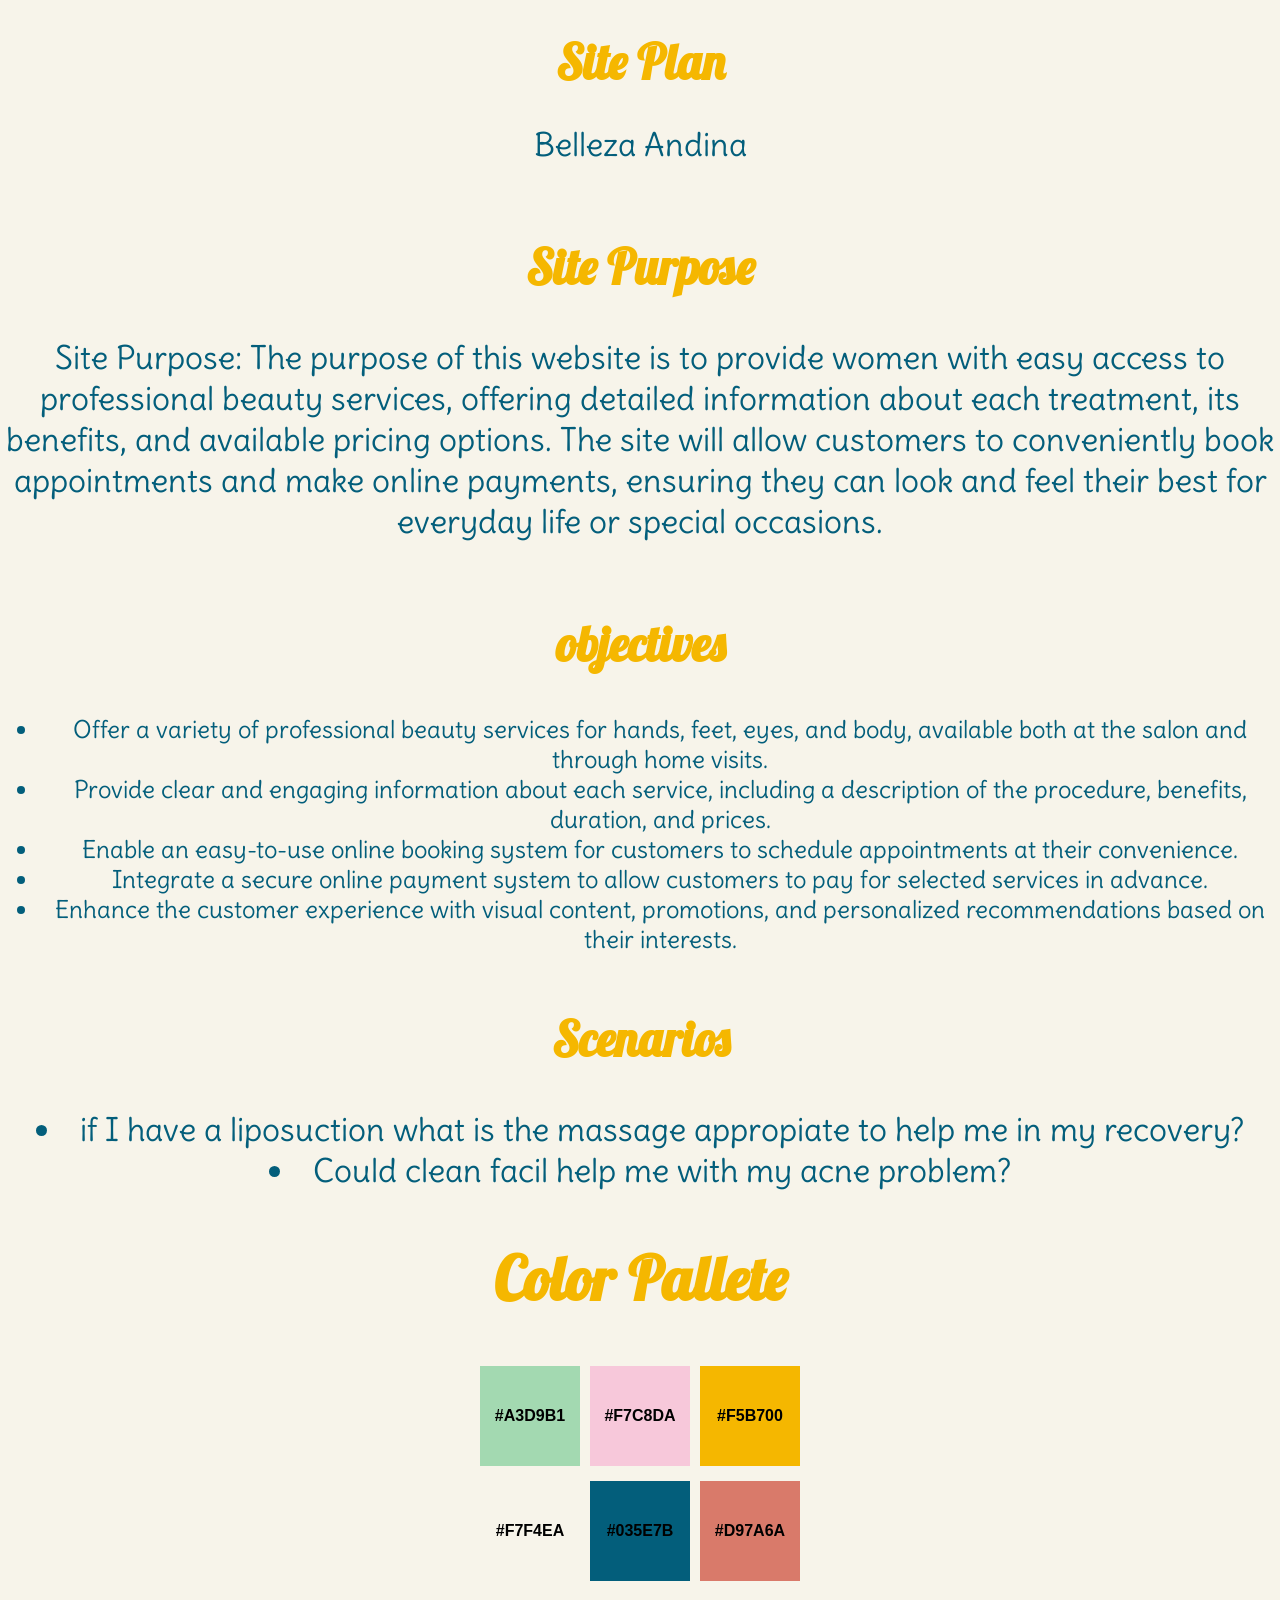
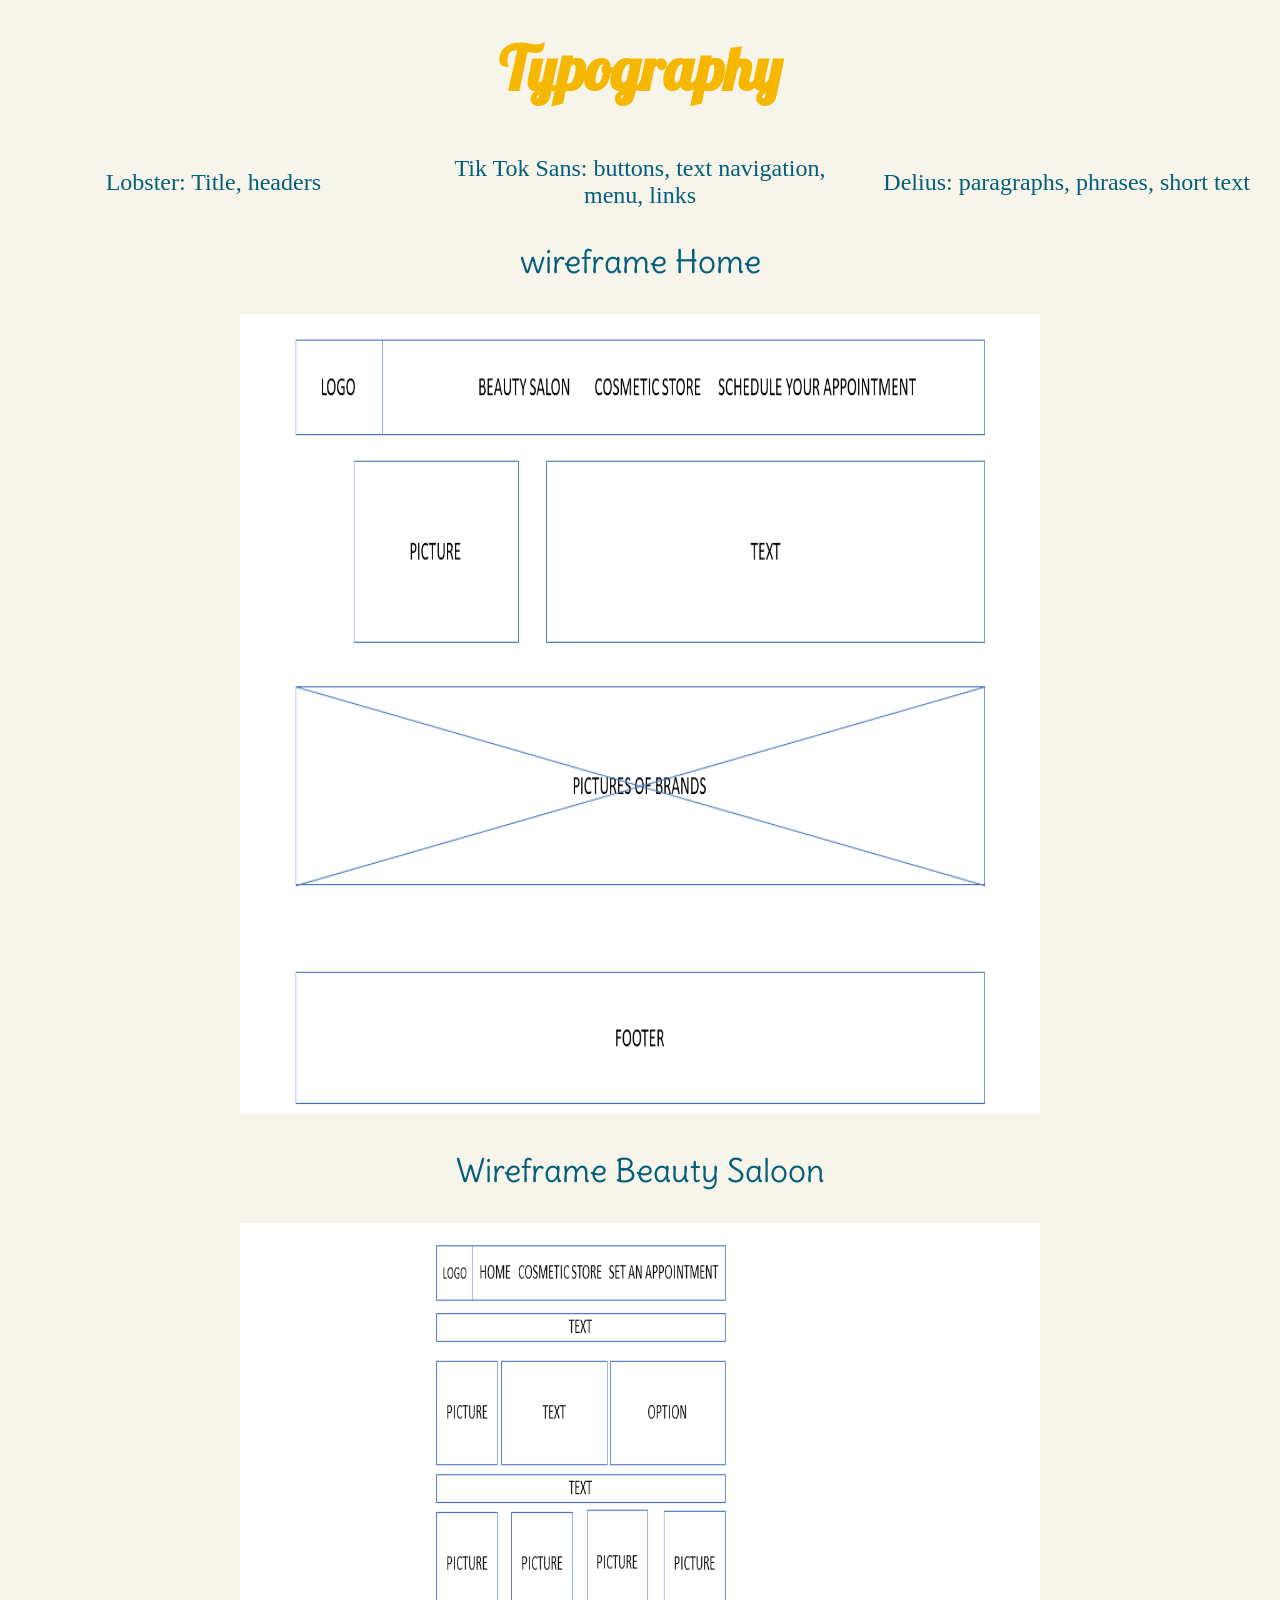
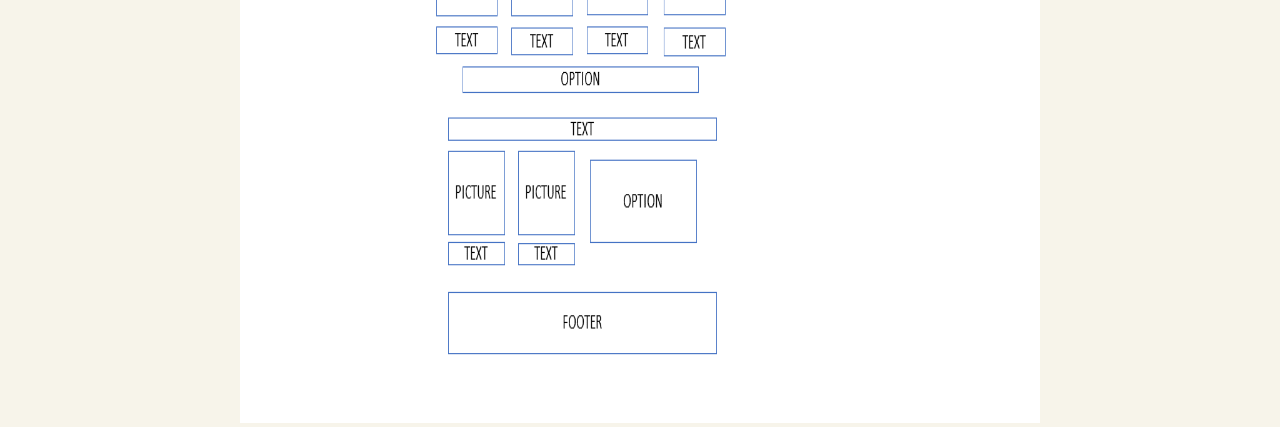
<file: project/siteplan.html>
<!DOCTYPE html>
<html lang="en">
<head>
    <meta charset="UTF-8">
    <meta name="viewport" content="width=device-width, initial-scale=1.0">
    <title>Belleza Andina - Site Plan</title>
    <link rel="stylesheet" href="siteplan.css">
    <link rel="preconnect" href="https://fonts.googleapis.com">
    <link rel="preconnect" href="https://fonts.gstatic.com" crossorigin>
    <link href="https://fonts.googleapis.com/css2?family=Delius&family=Lobster&family=TikTok+Sans:opsz,wght@12..36,300..900&display=swap" rel="stylesheet">
</head>
<body>
    <header>
        <h1>Site Plan</h1>
        <p>Belleza Andina</p>
    </header>

    
    <section id="sitePurpose">
        <h2>Site Purpose</h2>
        <p>Site Purpose: The purpose of this website is to provide women with easy access to professional beauty services, offering detailed information
           about each treatment, its benefits, and available pricing options. The site will allow customers to conveniently book appointments and make 
           online payments, ensuring they can look and feel their best for everyday life or special occasions.</p>
    </section>

    <section id="objectives">
        <h2>objectives</h2>
        <ul>
            <li> Offer a variety of professional beauty services for hands, feet, eyes, and body, available both at the salon and through home visits.</li>
            <li> Provide clear and engaging information about each service, including a description of the procedure, benefits, duration, and prices.</li>
            <li> Enable an easy-to-use online booking system for customers to schedule appointments at their convenience.</li>
            <li> Integrate a secure online payment system to allow customers to pay for selected services in advance.</li>
            <li> Enhance the customer experience with visual content, promotions, and personalized recommendations based on their interests.</li>
        </ul>
        </section>

    <section id="Scenarios">
        <h2>Scenarios</h2>
        <li> if I have a liposuction what is the massage appropiate to help me in my recovery?</li>
        <li> Could clean facil help me with my acne problem?</li>
    </section>

    <div class="color">
        <h2>Color Pallete</h2>
    </div>

    <section id="colorSchema">
        <div class="colorBox" style="background-color:#A3D9B1;">#A3D9B1</div>
        <div class="colorBox" style="background-color: #F7C8DA;">#F7C8DA</div>
        <div class="colorBox" style="background-color: #F5B700;">#F5B700</div>
        <div class="colorBox" style="background-color: #F7F4EA;">#F7F4EA</div>
        <div class="colorBox" style="background-color: #035E7B;">#035E7B</div>
        <div class="colorBox" style="background-color: #D97A6A;">#D97A6A</div>
    </section>

    <div class="typo">
        <h2>Typography</h2>
    </div>

    <section id="typography">
        <div class="letter">Lobster: Title, headers</div>
        <div class="letter">Tik Tok Sans: buttons, text navigation, menu, links</div>
        <div class="letter">Delius: paragraphs, phrases, short text</div>
    </section>
    
    <section id="wireframe">
        <p> wireframe Home</p>
        <img src="Layout Home.PNG" alt="Wireframe Home layout" width="800" height="800" loading="lazy">
        <p>Wireframe Beauty Saloon</p>
        <img src="Layout beauty saloon.PNG" alt="Wireframe Beauty Saloon" width="800" height="800" loading="lazy">
    </section>
</body>
</html>
</file>
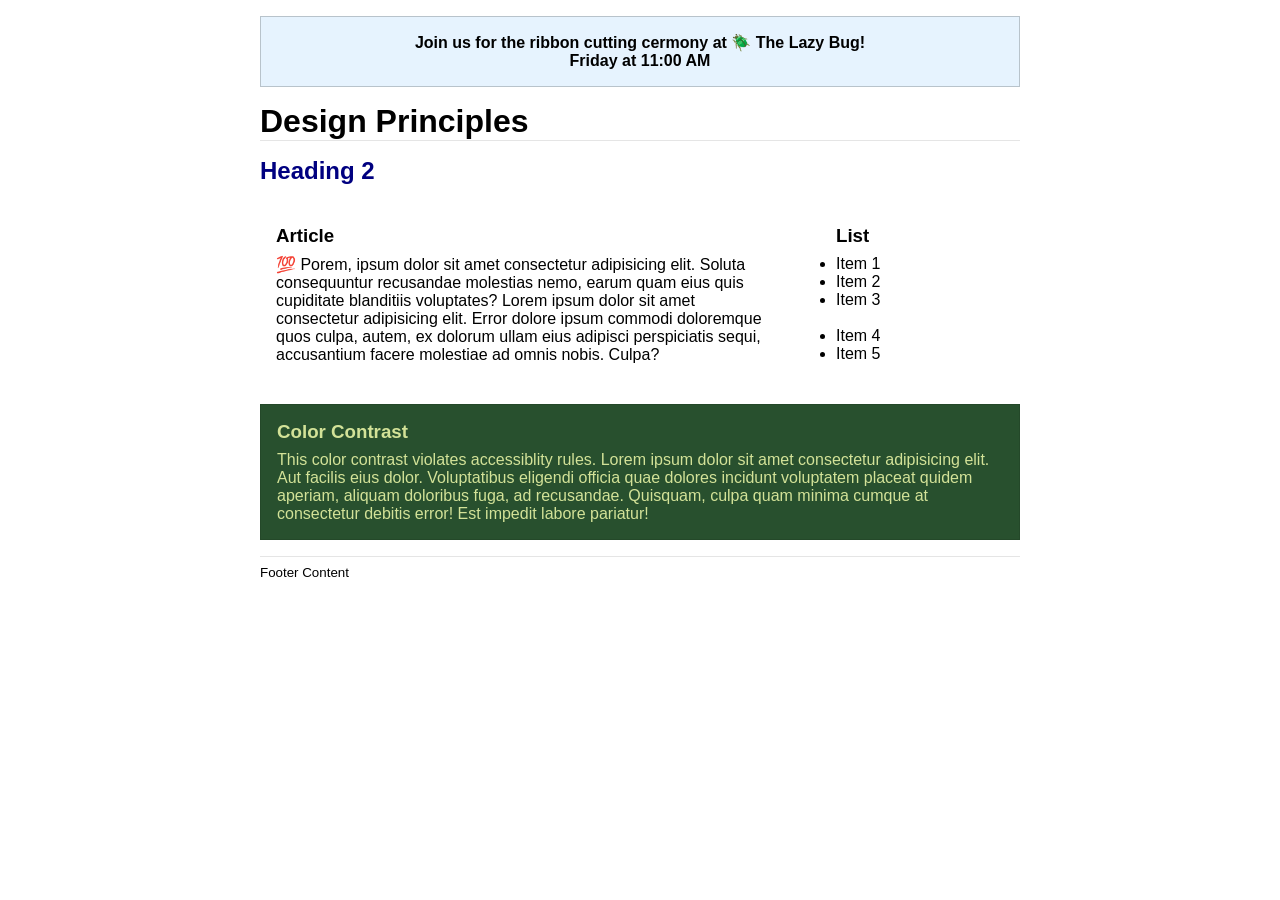
<file: week3/design.html>
<!DOCTYPE html>
<html lang="en">
<head>
    <meta charset="UTF-8">
    <meta name="viewport" content="width=device-width, initial-scale=1.0">
    <title>Document</title>
    <link rel="stylesheet" href="styles/design.css">
</head>
<body>
    <header>
	<div class="banner">Join us for the ribbon cutting cermony at 🪲 The Lazy Bug!<br>Friday at 11:00 AM</div>
	<h1>Design Principles</h1>
</header>
<main>
	<h2>Heading 2</h2>
	<section>
		<h3>Article</h3>
		<article>
			<p>💯 Porem, ipsum dolor sit amet consectetur adipisicing elit. Soluta consequuntur recusandae molestias nemo, earum quam eius quis cupiditate blanditiis voluptates? Lorem ipsum dolor sit amet consectetur adipisicing elit. Error dolore ipsum commodi doloremque quos culpa, autem, ex dolorum ullam eius adipisci perspiciatis sequi, accusantium facere molestiae ad omnis nobis. Culpa?</p>
		</article>
	</section>
	<section>
		<h3>List</h3>
		<ul>
			<li>Item 1</li>
			<li>Item 2</li>
			<li>Item 3<br><br></li>
			<li>Item 4</li>
			<li>Item 5</li>
		</ul>
	</section>
	<div class="callout">
		<h3>Color Contrast</h3>
		<p>This color contrast violates accessiblity rules. Lorem ipsum dolor sit amet consectetur adipisicing elit. Aut facilis eius dolor. Voluptatibus eligendi officia quae dolores incidunt voluptatem placeat quidem aperiam, aliquam doloribus fuga, ad recusandae. Quisquam, culpa quam minima cumque at consectetur debitis error! Est impedit labore pariatur!</p>
	</div>
</main>
<footer>
	Footer Content
</footer>
</body>
</html>
</file>
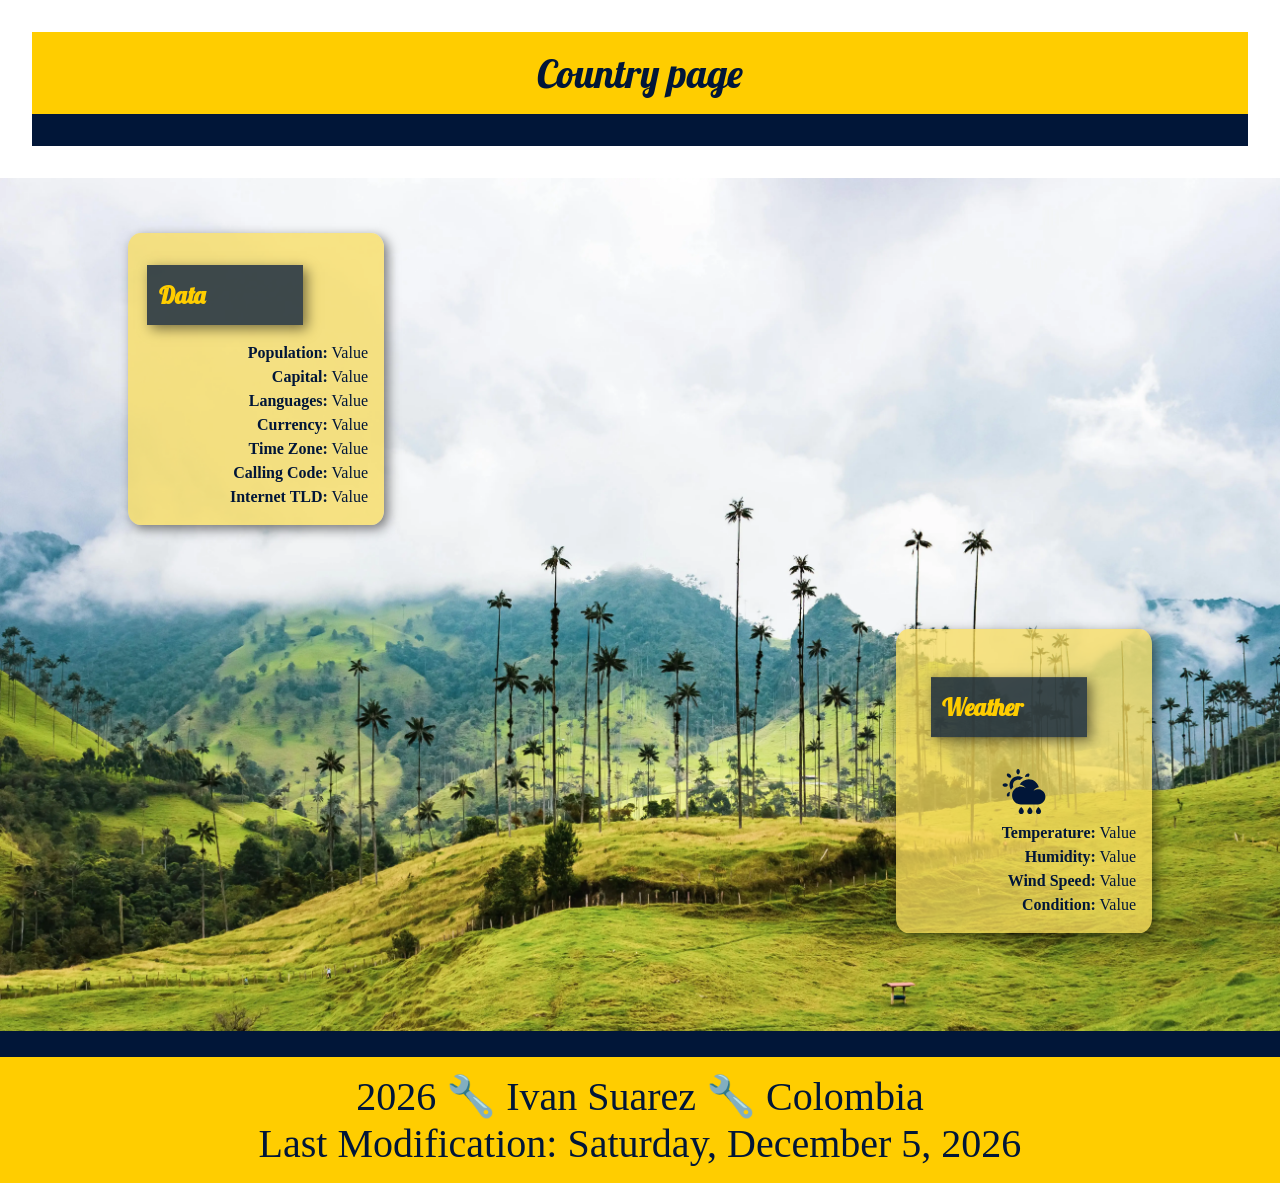
<file: week3/place.html>
<!DOCTYPE html>
<html lang="en">
<head>
    <meta charset="UTF-8">
    <meta name="viewport" content="width=device-width, initial-scale=1.0">
    <title>Country page</title>
    <meta name="description" content="WDD 131 Dynamic Web Fundamentals by Ivan Suarez">
    <!-- mobile Style -->
    <link rel="stylesheet" href="country/styles/mobile-view.css">
    <!-- Style for big screens -->
    <link rel="stylesheet" href="country/styles/wider.view.css">
    <script src="country/scripts/country.js" defer></script>
    <link rel="preconnect" href="https://fonts.googleapis.com">
    <link rel="preconnect" href="https://fonts.gstatic.com" crossorigin>
    <link href="https://fonts.googleapis.com/css2?family=Lobster&family=TikTok+Sans:opsz,wght@12..36,300..900&display=swap" rel="stylesheet">    
</head>
<body>
    <header class="header">
          <h1>Country page</h1>
    </header>

    <main>
    <picture class="background-image">
        <source media="(min-width: 1024px)" srcset="country/images/cocora.webp">
        <source media="(min-width: 769px)" srcset="country/images/medium-background.webp">
        <img src="country/images/small-background.webp" alt="biodiversity background" width="320">
    </picture>

    <div class="data">
        <h2>Data</h2>
        <p><strong>Population:</strong> Value</p>
        <p><strong>Capital:</strong> Value</p>
        <p><strong>Languages:</strong> Value</p>
        <p><strong>Currency:</strong> Value</p>
        <p><strong>Time Zone:</strong> Value</p>
        <p><strong>Calling Code:</strong> Value</p>
        <p><strong>Internet TLD:</strong> Value</p>
      </div>

      <div class="weather">
        <h2>Weather</h2>
        <img src="country/images/weather_icon.svg" alt="Weather Icon" />
        <p><strong>Temperature:</strong> Value</p>
        <p><strong>Humidity:</strong> Value</p>
        <p><strong>Wind Speed:</strong> Value</p>
        <p><strong>Condition:</strong> Value</p>
      </div>

      <footer class="footer">
       <p><span id="year"></span> &#128295; Ivan Suarez &#128295; Colombia</P>
       <p id="full"></p>
    </footer>

    </main>

    
    
</body>
</html>
</file>
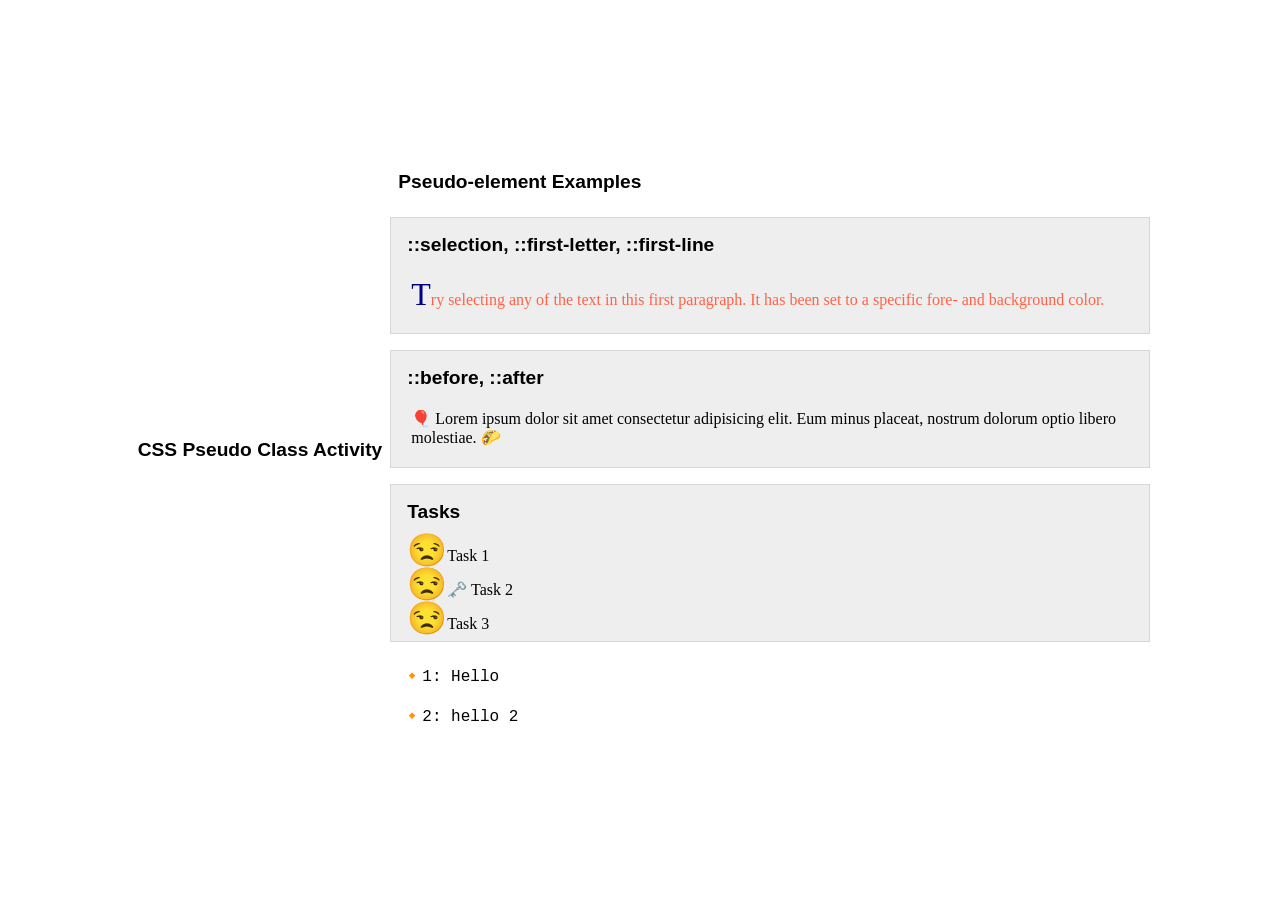
<file: week3/pseudo-classes.html>
<!DOCTYPE html>
<html lang="en">
<head>
    <meta charset="UTF-8">
    <meta name="viewport" content="width=device-width, initial-scale=1.0">
    <link rel="stylesheet" href="styles/pseudo-classes.css">
    <title>Pseudo Classes</title>
</head>
<body>
    <h1>CSS Pseudo Class Activity</h1>
<main>
	<main>
	<h1>Pseudo-element Examples</h1>
	<section>
		<h2>::selection, ::first-letter, ::first-line</h2>
		<p class="sel firstline firstletter">Try selecting any of the text in this first paragraph. It has been set to a specific fore- and background color. </p>
	</section>
	<section>
		<h2>::before, ::after</h2>
		<p class="before after">Lorem ipsum dolor sit amet consectetur adipisicing elit. Eum minus placeat, nostrum dolorum optio libero molestiae. </p>
	</section>

	<section>
		<h2>Tasks</h2>
		<ol>
			<li>Task 1</li>
			<li class="mark-complete">Task 2</li>
			<li>Task 3</li>
		</ol>
	</section>
	<p class="counter">
		Hello
	</p>
	<p class="counter">
		hello 2
	</p>
</main>
</main>
</body>
</html>
</file>
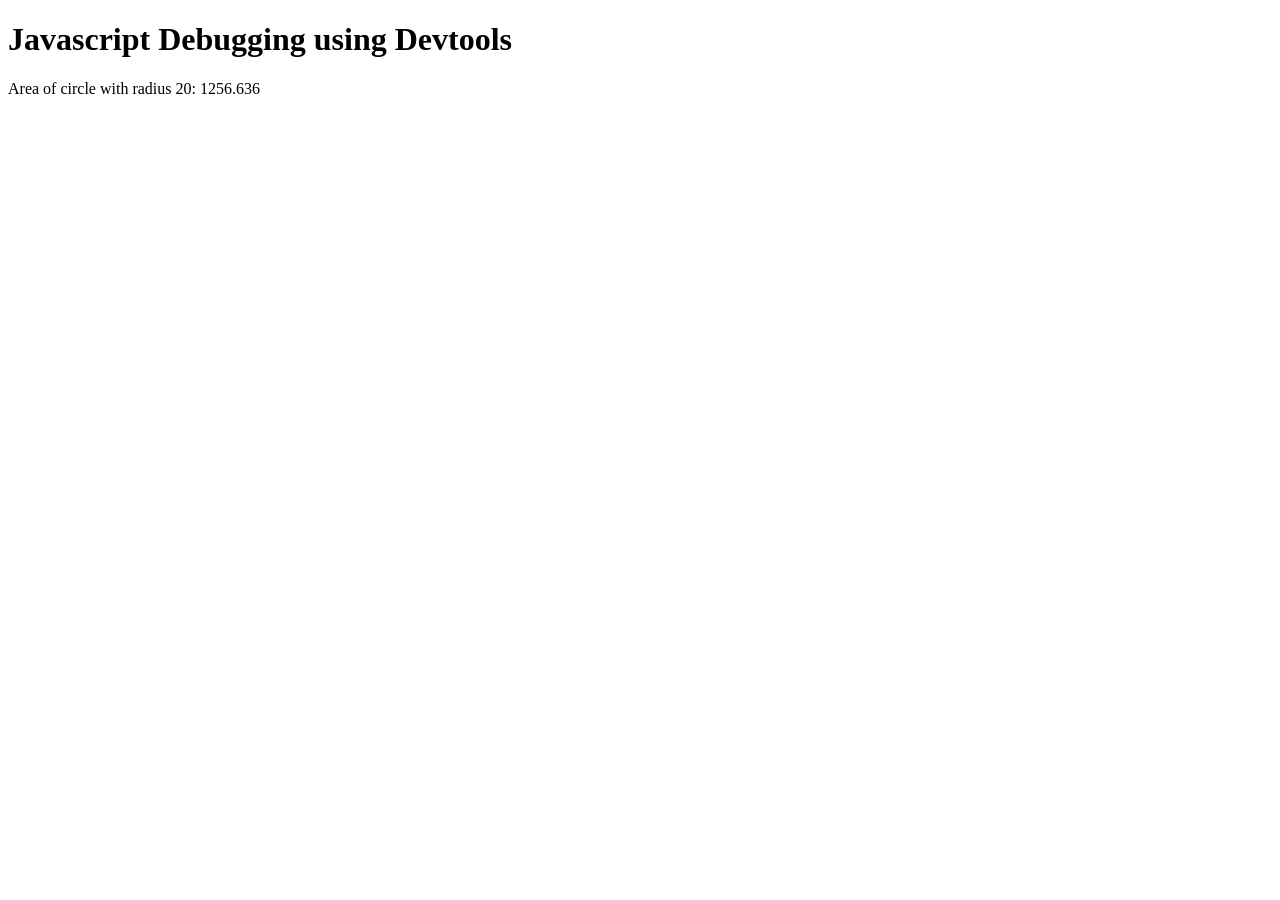
<file: week2/error/debugging.html>
<!DOCTYPE html>
<html lang="en">
<head>
    <meta charset="UTF-8">
    <meta name="viewport" content="width=device-width, initial-scale=1.0">
    <title>Document</title>
    <script src="scripts/debugging.js" defer></script>
</head>
<body>
    <h1>Javascript Debugging using Devtools</h1>
    <p>Area of circle with radius <span id="radius"></span>: <span id="area"></span></p>
</body>
</html>
</file>
<file: project/siteplan.css>
body {
    display: flex;
    flex-direction: column; 
    justify-content: center;
    align-items: center;
    margin: 0;
    text-align: center; 
    background-color: #F7F4EA;
}

header h1{
  justify-content: center;
  font-family: "Lobster", sans-serif;
  font-size: 3rem;
  font-style: normal;
  color: #F5B700;
}

header p{
  font-family: "Delius", sans-serif;
  font-size: 2rem;
  font-style: normal;
  color: #035E7B;
}

#sitePurpose h2 {
  font-family: "Lobster", sans-serif;
  font-size: 3rem;
  font-style: normal;
  color: #F5B700;
}

#sitePurpose p{
  font-family: "Delius", sans-serif;
  font-size: 2rem;
  font-style: normal;
  color: #035E7B;
}


#objectives h2{
  font-family: "Lobster", sans-serif;
  font-size: 3rem;
  font-style: normal;
  color: #F5B700;;
}

#objectives li{
  font-family: "Delius", sans-serif;
  font-size: 1.5rem;
  font-style: normal;
  color: #035E7B
  
}

#Scenarios h2{
  font-family: "Lobster", sans-serif;
  font-size: 3rem;
  font-style: normal;
  color: #F5B700;;
}

#Scenarios li{
  font-family: "Delius", sans-serif;
  font-size: 2rem;
  font-style: normal;
  color:#035E7B
   
}

.color{
  font-family: "Lobster", sans-serif;
  font-size: 2.5rem;
  font-style: normal;
  color: #F5B700;;
}

.typo{
  font-family: "Lobster", sans-serif;
  font-size: 2.5rem;
  font-style: normal;
  color: #F5B700;;
}

#colorSchema{
  display: grid;
  grid-template-columns: repeat(3, 1fr);
  grid-template-rows: repeat(2, 100px);
  column-gap:10px;
  row-gap: 15px;  
  width: 320px;   
}

.colorBox {
  display: flex;
  align-items: center;
  justify-content: center;
  font-weight: bold;
  color: black;
  font-family: "Tik Tok Sans", sans-serif;
}

#typography{
    display: grid;
    grid-template-columns: repeat(3, 1fr);
}

#colorSchema, #typography {
    margin: 0 auto; 
}

.letter{
  display: flex;
  align-items: center;
  justify-content: center;
  color: #035E7B;
  font-size: 1.5rem;
}

#wireframe p{
  font-family: "Delius", sans-serif;
  font-size: 2rem;
  font-style: normal;
  justify-content: center;
  color: #035E7B ;

}
</file>
<file: week3/styles/design.css>
/* Universal Selector */
* {
	box-sizing: border-box;
	margin: 0;
	padding: 0;
}

/* HTML Element Selectors */
body {
	font-family: Roboto, helvetica, sans-serif;
	margin: 1rem;
}

header,
main,
footer {
	max-width: 760px;
	margin: 0 auto;
}

h1 {
	border-bottom: 1px solid rgb(0 0 0 / 0.1);
	margin: 1rem 0;
}

main {
	display: grid;
	grid-template-columns: 1fr 200px;
	grid-gap: 1.5rem;
}

section {
	padding: 1rem;
}

h2 {
	color: navy;
	grid-column: 1/3;
}

h3 {
	margin-bottom: 0.5rem;
}

footer {
	margin-top: 1rem;
	border-top: 1px solid rgb(0 0 0 / 0.1);
	padding: 0.5rem 0;
	font-size: smaller;
}

/* Class Selectors */
.banner {
	border: 1px solid rgb(0 0 0 / 0.2);
	padding: 1rem;
	background-color: rgb(230 243 254 / 1);
	font-weight: 700;
	word-break: break-word;
	text-align: center;
}

.callout {
	border: 1px solid rgb(0 0 0 / 0.1);
	color: #D3E298;
	background-color: #28502E;
	grid-column: 1/3;
	padding: 1rem;
}
</file>
<file: week3/country/styles/mobile-view.css>
* {
  margin: 0;
  padding: 0;
  box-sizing: border-box;
}

body, html {
  margin: 0;
  padding: 0;
  width: 100%;
}

main{
  position: relative;
  width: 100%;
  max-width: 100%;
  margin: 0;
  padding: 0;
 }

.header {
    width: 100%;
    box-sizing: border-box;
    margin: 0;
    padding: 2rem;
}

.header h1 {
    background-color: #FFCD00;
    color: #011638;
    font-family: "Lobster", sans-serif;
    font-weight: 400;
    font-style: normal;
    text-align: center;
    padding: 1rem;
    font-size: 2.5rem;
    margin: 0;
}

.header::after{
    content:"";
    display: block;
    background-color: #011638;
    width: 100%;
    padding: 1rem 0;
}

main{
  display: flex;
  flex-direction: column;
  align-items: center;
  padding: 2rem;
}

.background-image img {
  width: 100%;
  height: auto;
  display: block;
  max-width: 100%;
}

.background-image::after{
  content:"";
  display: block;
  background-color: #011638;
  padding: 0.8rem 0;
  width: 100%;
}

.data{
  display: block;
  width: 100%;
  max-width: 100%;
  text-align: center;
  margin: 0;
  background-color: #F9DC5C;
  font-size: 2rem;
  line-height: 1.5;
  color: #011638;
}

.data h2{
  font-family: "Lobster", sans-serif;
  font-size: 4rem;
  color: #011638;
  margin: 1rem;
}

.weather {
  display: block;
  width: 100%;
  max-width: 100%;
  text-align: center;
  margin: auto;
  background-color: #F9DC5C;
  font-size: 2rem;
  line-height: 1.5;
  color: #011638;
}

.weather h2 {
  font-family: "Lobster", sans-serif;
  font-size: 4rem;
  color: #011638;
  margin: 2rem;
}

.footer {
    display: block;
    width: 100%;
    max-width: 100%;
    text-align: center;
    white-space: normal;
    word-wrap: break-word;
    background-color:#FFCD00;
    color: #011638;
    padding: 1rem 0;

}

.footer p {
    margin: 0;
    font-size: 2.5rem;
}
</file>
<file: week3/country/styles/wider.view.css>
@media (min-width: 1024px) {
 body{
  margin: 0;
  padding: 0;
  box-sizing: border-box;
 }

 main{
  position: relative;
  width: 100%;
  max-width: 100%;
  margin: 0;
  padding: 0;
 }
 
 .background-image {
  position: relative;
  width: 100%;
  height: auto;
  display: block;
}

 .data{
  position: absolute;
  top: 20%;
  left: 10%;
  transform: translateY(-50%);
  font-size: 1em;
  z-index: 1;
  padding: 1rem;
  width: 20%;
  background-color: rgba(249, 220, 92, 0.75);
  box-shadow: 4px 4px 12px rgba(0,0,0, 0.5);
  border-radius: 5%;
 }

 .data h2{
  position: relative;
  right: 6%;
  width: 70%;
  font-size: 1.5em;
  background-color: rgba(1, 22, 56, 0.75);
  box-shadow: 4px 4px 12px rgba(0,0,0, 0.5) ;
  color: #FFCD00;
  padding: 0.5em;
  text-align: left;
 }

 .data p{
  text-align: right;
 }

 .weather{
  position: absolute;
  top: 60%;
  right: 10%;
  transform: translateY(-50%);
  font-size: 1em;
  z-index: 1;
  padding: 1rem;
  width: 20%;
  background-color: rgba(249, 220, 92, 0.75);
  box-shadow: 4px 4px 12px rgba(0,0,0, 0.5);
  border-radius: 5%;
 }

 .weather h2{
  position: relative;
  right: 6%;
  width: 70%;
  font-size: 1.5em;
  background-color: rgba(1, 22, 56, 0.75);
  box-shadow: 4px 4px 12px rgba(0,0,0, 0.5);
  color: #FFCD00;
  padding: 0.5em;
  padding-left: 5%;
  text-align: left;
 }

 .weather p{
  text-align: right;
 }

 .weather img{
  width: 20%;
 }

}
</file>
<file: week3/styles/pseudo-classes.css>
* {
	margin: 0;
	padding: 0;
	box-sizing: border-box;
}

body {
	height: 100vh;
	display: flex;
	align-items: center;
	justify-content: center;
}

h1,
h2,
h3,
h4 {
	font-family: Roboto, helvetica, sans-serif;
	margin: 0;
	padding: 0.5rem;
	font-size: larger;
	font-weight: 700;
}

section {
	margin: 1rem 0;
	border: 1px solid rgb(0 0 0 / 0.1);
	padding: 0.5rem;
	width: 760px;
	background-color: #eee;
}

p,
input,
label {
	margin: 0.25rem;
	padding: 0.5rem;
}

.sel::selection {
	background-color: #000;
	color: yellow;
}

.firstline::first-line {
	color: tomato;
}
.firstletter::first-letter {
	color: navy;
	font-size: 2rem;
}
.before::before {
	content: "🎈 ";
}
.after::after {
	content: " 🌮";
}

ol {
	list-style: numeric;
	margin-left: 3rem;
}

.counter {
	counter-increment: paras;
}

.counter::before {
	content: "🔸" counter(paras) ":";
}

.counter {
	font-family: courier;
}

.mark-complete::before {
	content: "🗝️ ";
}

ol li::marker{
    color: navy;
    font-size: 2rem;
    content: "😒";


}
</file>
